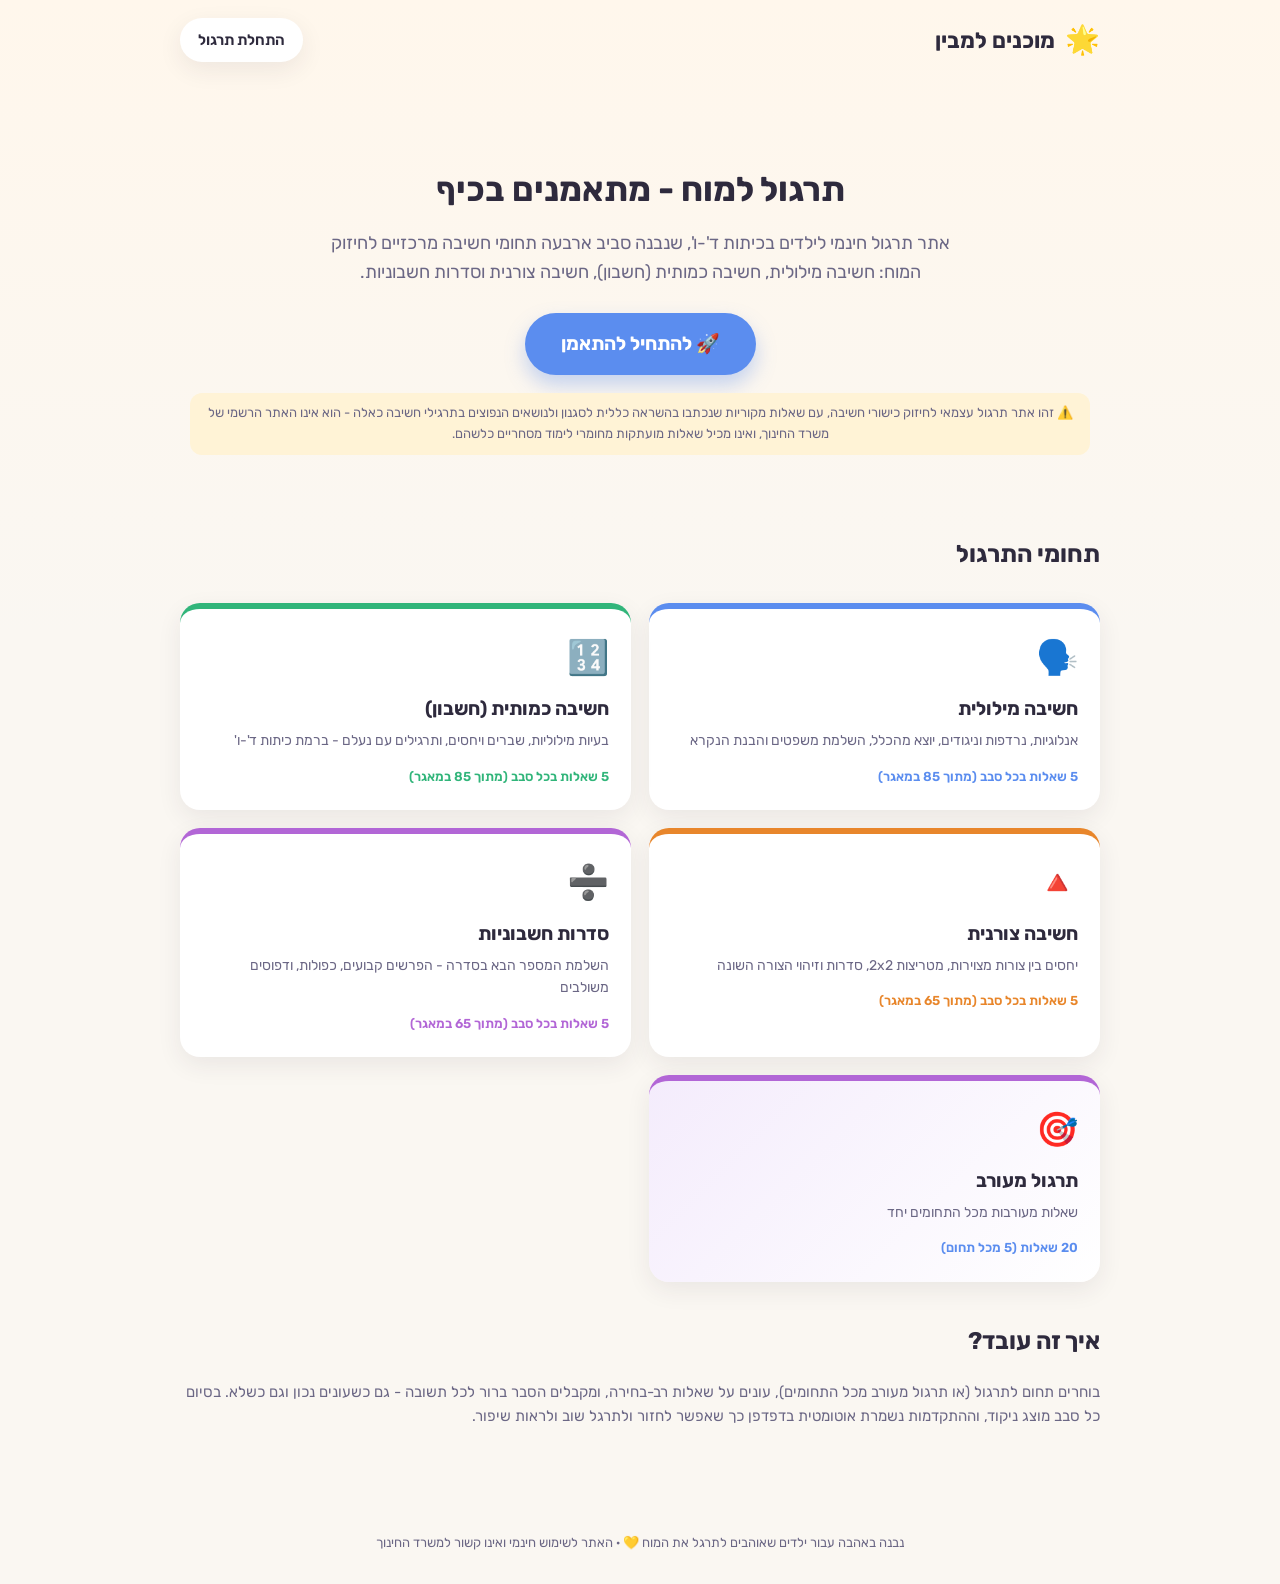
<file: index.html>
<!DOCTYPE html>
<html dir="rtl" lang="he">
<head>
<meta charset="UTF-8">
<meta name="viewport" content="width=device-width, initial-scale=1.0">
<title>מוכנים למבין - תרגול למוח לילדים</title>
<link rel="preconnect" href="https://fonts.googleapis.com">
<link href="https://fonts.googleapis.com/css2?family=Rubik:wght@400;500;700;800&display=swap" rel="stylesheet">
<link rel="stylesheet" href="style.css">
</head>
<body>

<header class="site-header">
  <div class="logo"><span class="emoji">🌟</span> מוכנים למבין</div>
  <a class="nav-link" href="practice.html">התחלת תרגול</a>
</header>

<div class="container">

  <section class="hero">
    <h1>תרגול למוח - מתאמנים בכיף</h1>
    <p class="subtitle">
      אתר תרגול חינמי לילדים בכיתות ד'-ו', שנבנה סביב ארבעה תחומי חשיבה
      מרכזיים לחיזוק המוח: חשיבה מילולית, חשיבה כמותית (חשבון), חשיבה
      צורנית וסדרות חשבוניות.
    </p>
    <a class="big-cta" href="practice.html">🚀 להתחיל להתאמן</a>
    <div><span class="disclaimer">⚠️ זהו אתר תרגול עצמאי לחיזוק כישורי חשיבה, עם שאלות מקוריות שנכתבו בהשראה כללית לסגנון ולנושאים הנפוצים בתרגילי חשיבה כאלה - הוא אינו האתר הרשמי של משרד החינוך, ואינו מכיל שאלות מועתקות מחומרי לימוד מסחריים כלשהם.</span></div>
  </section>

  <section id="progress-summary" class="progress-summary" style="display:none;">
    <h3>ההתקדמות שלי</h3>
    <div class="stats-row">
      <div class="stat-box">
        <div class="value" id="stat-total">0</div>
        <div class="label">סבבי תרגול</div>
      </div>
      <div class="stat-box">
        <div class="value" id="stat-avg">0%</div>
        <div class="label">אחוז הצלחה ממוצע</div>
      </div>
      <div class="stat-box">
        <div class="value" id="stat-best">0%</div>
        <div class="label">התוצאה הטובה ביותר</div>
      </div>
    </div>
  </section>

  <h2 style="margin-top:40px;">תחומי התרגול</h2>
  <div class="category-grid" id="home-category-grid">
    <!-- Categories injected by script.js -->
  </div>

  <section style="margin-top: 40px;">
    <h2>איך זה עובד?</h2>
    <p style="color: var(--text-muted); font-size: 15px;">
      בוחרים תחום לתרגול (או תרגול מעורב מכל התחומים), עונים על שאלות רב-בחירה,
      ומקבלים הסבר ברור לכל תשובה - גם כשעונים נכון וגם כשלא. בסיום כל סבב מוצג ניקוד,
      וההתקדמות נשמרת אוטומטית בדפדפן כך שאפשר לחזור ולתרגל שוב ולראות שיפור.
    </p>
  </section>

</div>

<footer class="site-footer">
  נבנה באהבה עבור ילדים שאוהבים לתרגל את המוח 💛 &middot; האתר לשימוש חינמי ואינו קשור למשרד החינוך
</footer>

<script src="questions.js"></script>
<script src="script.js"></script>
<script>
  renderHomeCategories();
  renderProgressSummary();
</script>
</body>
</html>
</file>
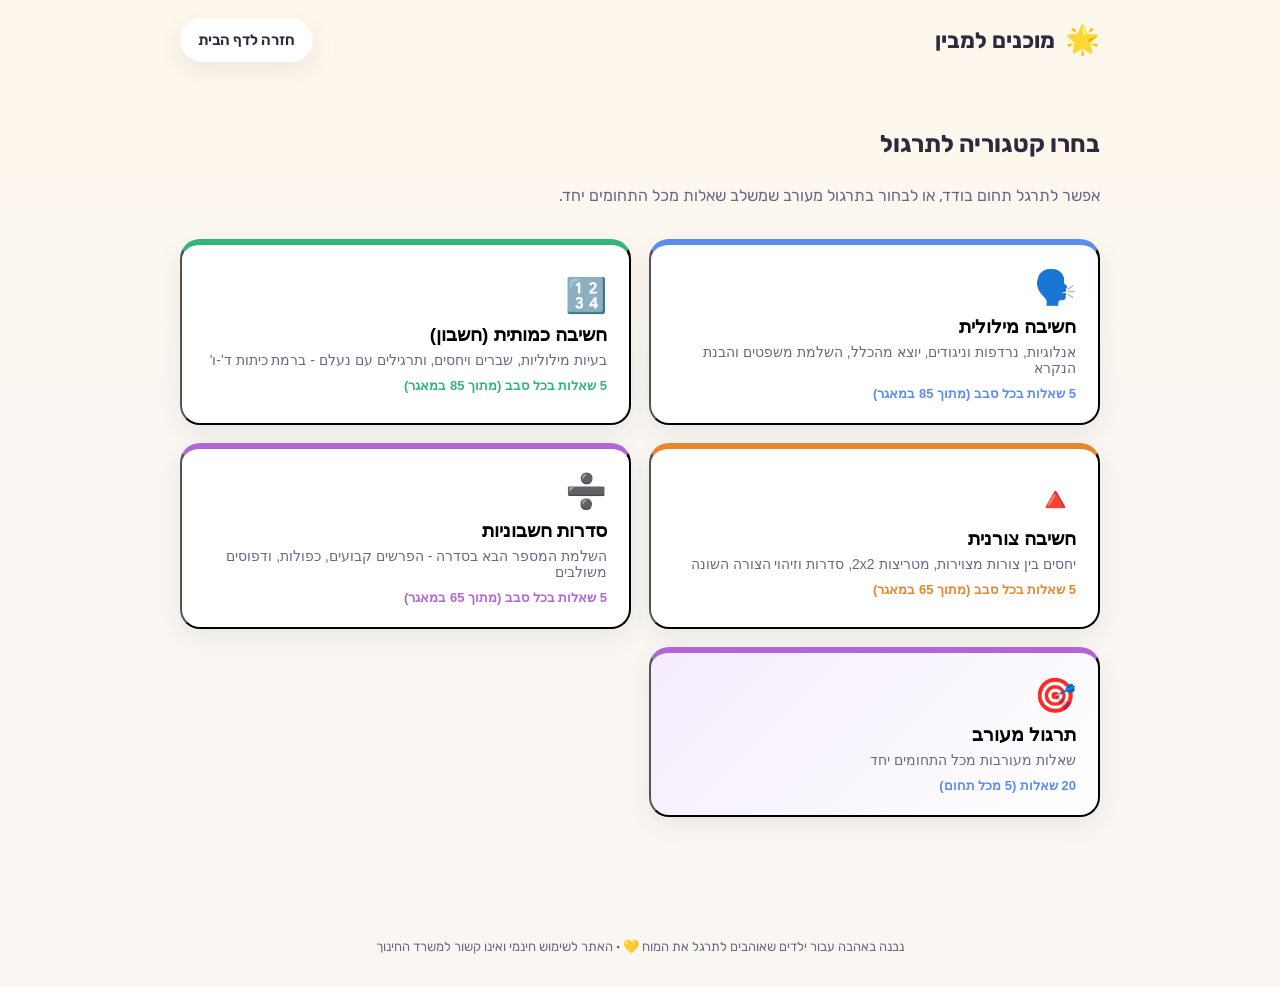
<file: practice.html>
<!DOCTYPE html>
<html dir="rtl" lang="he">
<head>
<meta charset="UTF-8">
<meta name="viewport" content="width=device-width, initial-scale=1.0">
<title>תרגול - מוכנים למבין</title>
<link rel="preconnect" href="https://fonts.googleapis.com">
<link href="https://fonts.googleapis.com/css2?family=Rubik:wght@400;500;700;800&display=swap" rel="stylesheet">
<link rel="stylesheet" href="style.css">
</head>
<body>

<header class="site-header">
  <div class="logo"><span class="emoji">🌟</span> מוכנים למבין</div>
  <a class="nav-link" href="index.html">חזרה לדף הבית</a>
</header>

<div class="container">

  <!-- Screen 1: category picker -->
  <section id="screen-picker">
    <h1>בחרו קטגוריה לתרגול</h1>
    <p style="color: var(--text-muted);">אפשר לתרגל תחום בודד, או לבחור בתרגול מעורב שמשלב שאלות מכל התחומים יחד.</p>
    <div class="category-grid" id="picker-category-grid">
      <!-- injected by script.js -->
    </div>
  </section>

  <!-- Screen 2: quiz -->
  <section id="screen-quiz" style="display:none;">
    <div class="quiz-header">
      <div class="question-counter" id="question-counter">שאלה 1 מתוך 10</div>
      <div class="progress-bar-track"><div class="progress-bar-fill" id="progress-fill" style="width:0%"></div></div>
    </div>
    <div class="question-card" id="question-card">
      <!-- injected by script.js -->
    </div>
  </section>

  <!-- Screen 3: results -->
  <section id="screen-results" style="display:none;">
    <div class="results-card">
      <div>כל הכבוד! סיימת את הסבב 🎉</div>
      <div class="results-score" id="results-score">0 / 0</div>
      <div class="results-message" id="results-message"></div>
      <div class="action-row">
        <button class="big-cta" id="btn-try-again">לתרגל עוד פעם</button>
        <button class="secondary-btn" id="btn-choose-other">קטגוריה אחרת</button>
      </div>
    </div>
    <div class="review-list" id="review-list"></div>
  </section>

</div>

<footer class="site-footer">
  נבנה באהבה עבור ילדים שאוהבים לתרגל את המוח 💛 &middot; האתר לשימוש חינמי ואינו קשור למשרד החינוך
</footer>

<script src="questions.js"></script>
<script src="script.js"></script>
<script>
  initPracticePage();
</script>
</body>
</html>
</file>
<file: style.css>
/* ============================================
   מוכנים למבין - עיצוב כללי
   ============================================ */

:root {
  --blue: #5B8DEF;
  --green: #31B57A;
  --orange: #E8862B;
  --purple: #B266D6;
  --bg: #FAF7F2;
  --card-bg: #FFFFFF;
  --text-dark: #2E2A3D;
  --text-muted: #6B6785;
  --success: #2FB170;
  --error: #E9584C;
  --radius: 20px;
  --shadow: 0 8px 24px rgba(46, 42, 61, 0.08);
}

* {
  box-sizing: border-box;
}

html, body {
  margin: 0;
  padding: 0;
}

body {
  font-family: "Rubik", "Segoe UI", Tahoma, sans-serif;
  background: linear-gradient(180deg, #FFF7EC 0%, #FAF7F2 40%);
  color: var(--text-dark);
  direction: rtl;
  min-height: 100vh;
  line-height: 1.6;
}

a {
  color: inherit;
  text-decoration: none;
}

.container {
  max-width: 960px;
  margin: 0 auto;
  padding: 24px 20px 60px;
}

/* ---------- Header ---------- */

.site-header {
  display: flex;
  align-items: center;
  justify-content: space-between;
  padding: 18px 20px;
  max-width: 960px;
  margin: 0 auto;
}

.logo {
  display: flex;
  align-items: center;
  gap: 10px;
  font-size: 22px;
  font-weight: 700;
}

.logo span.emoji {
  font-size: 28px;
}

.nav-link {
  background: var(--card-bg);
  padding: 10px 18px;
  border-radius: 999px;
  box-shadow: var(--shadow);
  font-weight: 600;
  font-size: 15px;
  transition: transform 0.15s ease;
}

.nav-link:hover {
  transform: translateY(-2px);
}

/* ---------- Hero ---------- */

.hero {
  text-align: center;
  padding: 30px 10px 40px;
}

.hero h1 {
  font-size: 34px;
  margin-bottom: 12px;
}

.hero p.subtitle {
  font-size: 18px;
  color: var(--text-muted);
  max-width: 620px;
  margin: 0 auto 26px;
}

.big-cta {
  display: inline-block;
  background: var(--blue);
  color: white;
  font-size: 19px;
  font-weight: 700;
  padding: 16px 36px;
  border-radius: 999px;
  box-shadow: 0 10px 20px rgba(91, 141, 239, 0.35);
  border: none;
  cursor: pointer;
  transition: transform 0.15s ease;
}

.big-cta:hover {
  transform: translateY(-3px);
}

.disclaimer {
  margin-top: 18px;
  font-size: 13px;
  color: var(--text-muted);
  background: #FFF3D6;
  border-radius: 12px;
  padding: 10px 16px;
  display: inline-block;
}

/* ---------- Category cards ---------- */

.category-grid {
  display: grid;
  grid-template-columns: repeat(2, 1fr);
  gap: 18px;
  margin: 30px 0;
}

@media (max-width: 640px) {
  .category-grid {
    grid-template-columns: 1fr;
  }
}

.category-card {
  background: var(--card-bg);
  border-radius: var(--radius);
  box-shadow: var(--shadow);
  padding: 22px;
  border-top: 6px solid var(--cat-color, var(--blue));
  cursor: pointer;
  transition: transform 0.15s ease, box-shadow 0.15s ease;
  text-align: right;
  display: block;
  width: 100%;
}

.category-card:hover {
  transform: translateY(-4px);
  box-shadow: 0 14px 28px rgba(46, 42, 61, 0.14);
}

.category-card .icon {
  font-size: 34px;
  margin-bottom: 8px;
  display: block;
}

.category-card h3 {
  margin: 0 0 6px;
  font-size: 19px;
}

.category-card p {
  margin: 0 0 10px;
  color: var(--text-muted);
  font-size: 14px;
}

.category-card .count {
  font-size: 13px;
  font-weight: 600;
  color: var(--cat-color, var(--blue));
}

.mixed-card {
  border-top-color: var(--purple);
  background: linear-gradient(135deg, #F4ECFC, #ffffff);
}

/* ---------- Progress summary (home) ---------- */

.progress-summary {
  background: var(--card-bg);
  border-radius: var(--radius);
  box-shadow: var(--shadow);
  padding: 20px 24px;
  margin: 30px 0;
}

.progress-summary h3 {
  margin-top: 0;
}

.progress-summary .stats-row {
  display: flex;
  gap: 24px;
  flex-wrap: wrap;
}

.stat-box {
  text-align: center;
  min-width: 90px;
}

.stat-box .value {
  font-size: 26px;
  font-weight: 700;
  color: var(--blue);
}

.stat-box .label {
  font-size: 13px;
  color: var(--text-muted);
}

/* ---------- Quiz screen ---------- */

.quiz-header {
  display: flex;
  align-items: center;
  justify-content: space-between;
  gap: 16px;
  margin-bottom: 22px;
}

.progress-bar-track {
  flex: 1;
  height: 12px;
  background: #EDEAF5;
  border-radius: 999px;
  overflow: hidden;
}

.progress-bar-fill {
  height: 100%;
  background: var(--blue);
  border-radius: 999px;
  transition: width 0.3s ease;
}

.question-counter {
  font-weight: 700;
  white-space: nowrap;
  font-size: 14px;
  color: var(--text-muted);
}

.question-card {
  background: var(--card-bg);
  border-radius: var(--radius);
  box-shadow: var(--shadow);
  padding: 28px;
}

.category-tag {
  display: inline-block;
  font-size: 13px;
  font-weight: 700;
  padding: 4px 12px;
  border-radius: 999px;
  margin-bottom: 14px;
  color: white;
}

.passage-box {
  background: #F4F2FA;
  border-radius: 14px;
  padding: 16px;
  margin-bottom: 16px;
  font-size: 16px;
}

.question-prompt {
  font-size: 20px;
  font-weight: 700;
  margin-bottom: 20px;
}

.memory-stage {
  text-align: center;
  padding: 30px 10px;
}

.memory-stimulus {
  font-size: 42px;
  letter-spacing: 14px;
  margin: 20px 0;
}

.memory-word-list {
  font-size: 24px;
  font-weight: 700;
  line-height: 2;
}

.memory-countdown {
  font-size: 15px;
  color: var(--text-muted);
  margin-top: 10px;
}

.options-grid {
  display: grid;
  gap: 12px;
}

.diagram-box {
  display: flex;
  justify-content: center;
  align-items: center;
  margin: 6px 0 22px;
  overflow-x: auto;
}

.diagram-box svg {
  max-width: 100%;
  height: auto;
}

.options-grid.svg-grid {
  grid-template-columns: repeat(2, 1fr);
}

@media (max-width: 480px) {
  .options-grid.svg-grid {
    grid-template-columns: 1fr 1fr;
    gap: 8px;
  }
}

.option-btn.svg-option {
  display: flex;
  align-items: center;
  justify-content: center;
  padding: 10px;
}

.option-btn.svg-option .svg-option-inner {
  width: 92px;
  height: 92px;
  display: block;
}

.option-btn.svg-option .svg-option-inner svg {
  width: 100%;
  height: 100%;
  display: block;
}

.option-btn {
  display: block;
  width: 100%;
  text-align: right;
  background: #F7F6FB;
  border: 2px solid transparent;
  border-radius: 14px;
  padding: 14px 18px;
  font-size: 17px;
  font-family: inherit;
  cursor: pointer;
  transition: all 0.15s ease;
}

.option-btn:hover:not(:disabled) {
  border-color: var(--blue);
  background: #EEF3FE;
}

.option-btn.correct {
  background: #E6F7EE;
  border-color: var(--success);
  font-weight: 700;
}

.option-btn.incorrect {
  background: #FDECEA;
  border-color: var(--error);
}

.option-btn:disabled {
  cursor: default;
}

.feedback-box {
  margin-top: 18px;
  padding: 16px;
  border-radius: 14px;
  font-size: 15px;
}

.feedback-box.correct {
  background: #E6F7EE;
  color: #1D7A4C;
}

.feedback-box.incorrect {
  background: #FDECEA;
  color: #A73026;
}

.feedback-box strong {
  display: block;
  margin-bottom: 4px;
  font-size: 16px;
}

.next-btn {
  margin-top: 20px;
  background: var(--blue);
  color: white;
  font-weight: 700;
  font-size: 16px;
  padding: 12px 30px;
  border-radius: 999px;
  border: none;
  cursor: pointer;
  float: left;
}

/* ---------- Results screen ---------- */

.results-card {
  background: var(--card-bg);
  border-radius: var(--radius);
  box-shadow: var(--shadow);
  padding: 36px;
  text-align: center;
}

.results-score {
  font-size: 54px;
  font-weight: 800;
  color: var(--blue);
  margin: 10px 0;
}

.results-message {
  font-size: 18px;
  color: var(--text-muted);
  margin-bottom: 24px;
}

.action-row {
  display: flex;
  gap: 14px;
  justify-content: center;
  margin-top: 20px;
  flex-wrap: wrap;
}

.secondary-btn {
  background: #F0EEF7;
  color: var(--text-dark);
  font-weight: 700;
  padding: 12px 24px;
  border-radius: 999px;
  border: none;
  cursor: pointer;
  font-size: 15px;
}

.review-list {
  text-align: right;
  margin-top: 30px;
}

.review-item {
  border-radius: 14px;
  padding: 14px 18px;
  margin-bottom: 10px;
  background: #F7F6FB;
}

.review-item.wrong {
  background: #FDECEA;
}

.review-item .rq {
  font-weight: 700;
  margin-bottom: 4px;
}

.review-item .ra {
  font-size: 14px;
  color: var(--text-muted);
}

footer.site-footer {
  text-align: center;
  font-size: 13px;
  color: var(--text-muted);
  padding: 30px 20px;
}
</file>
